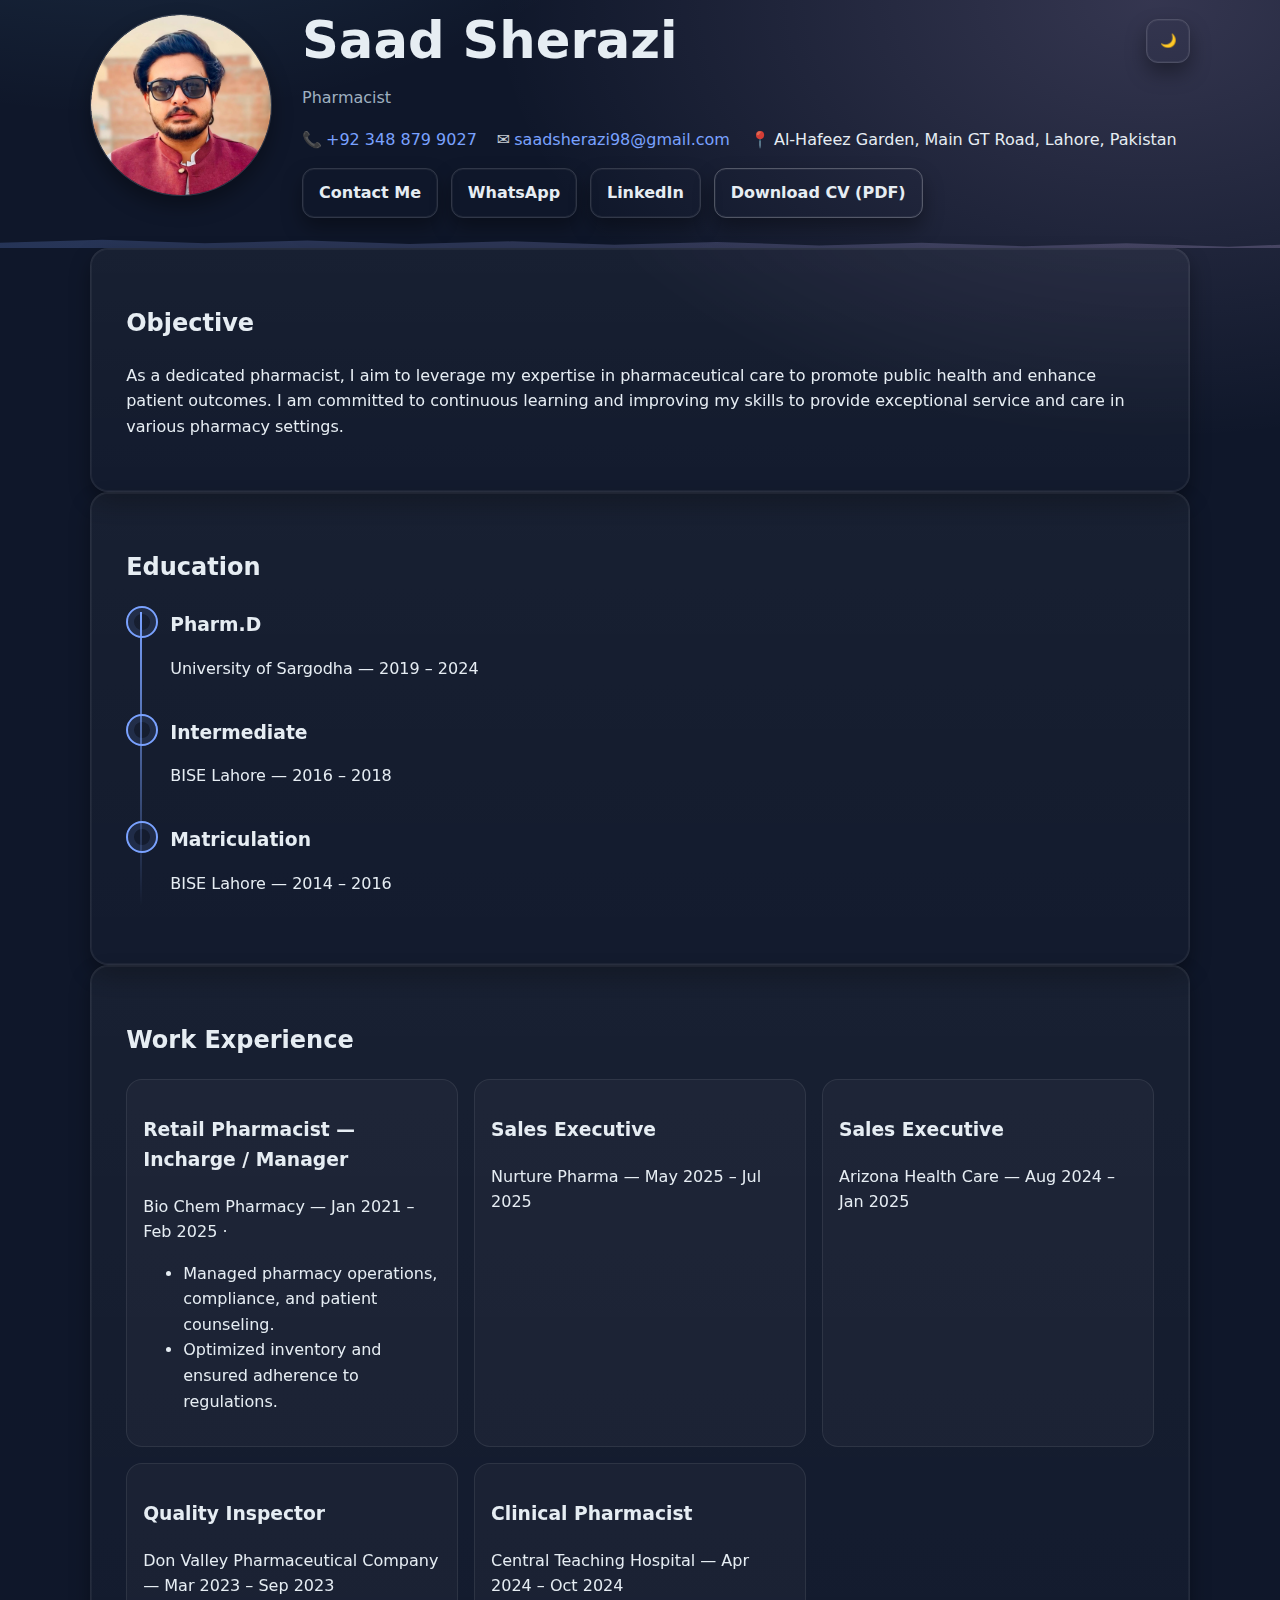
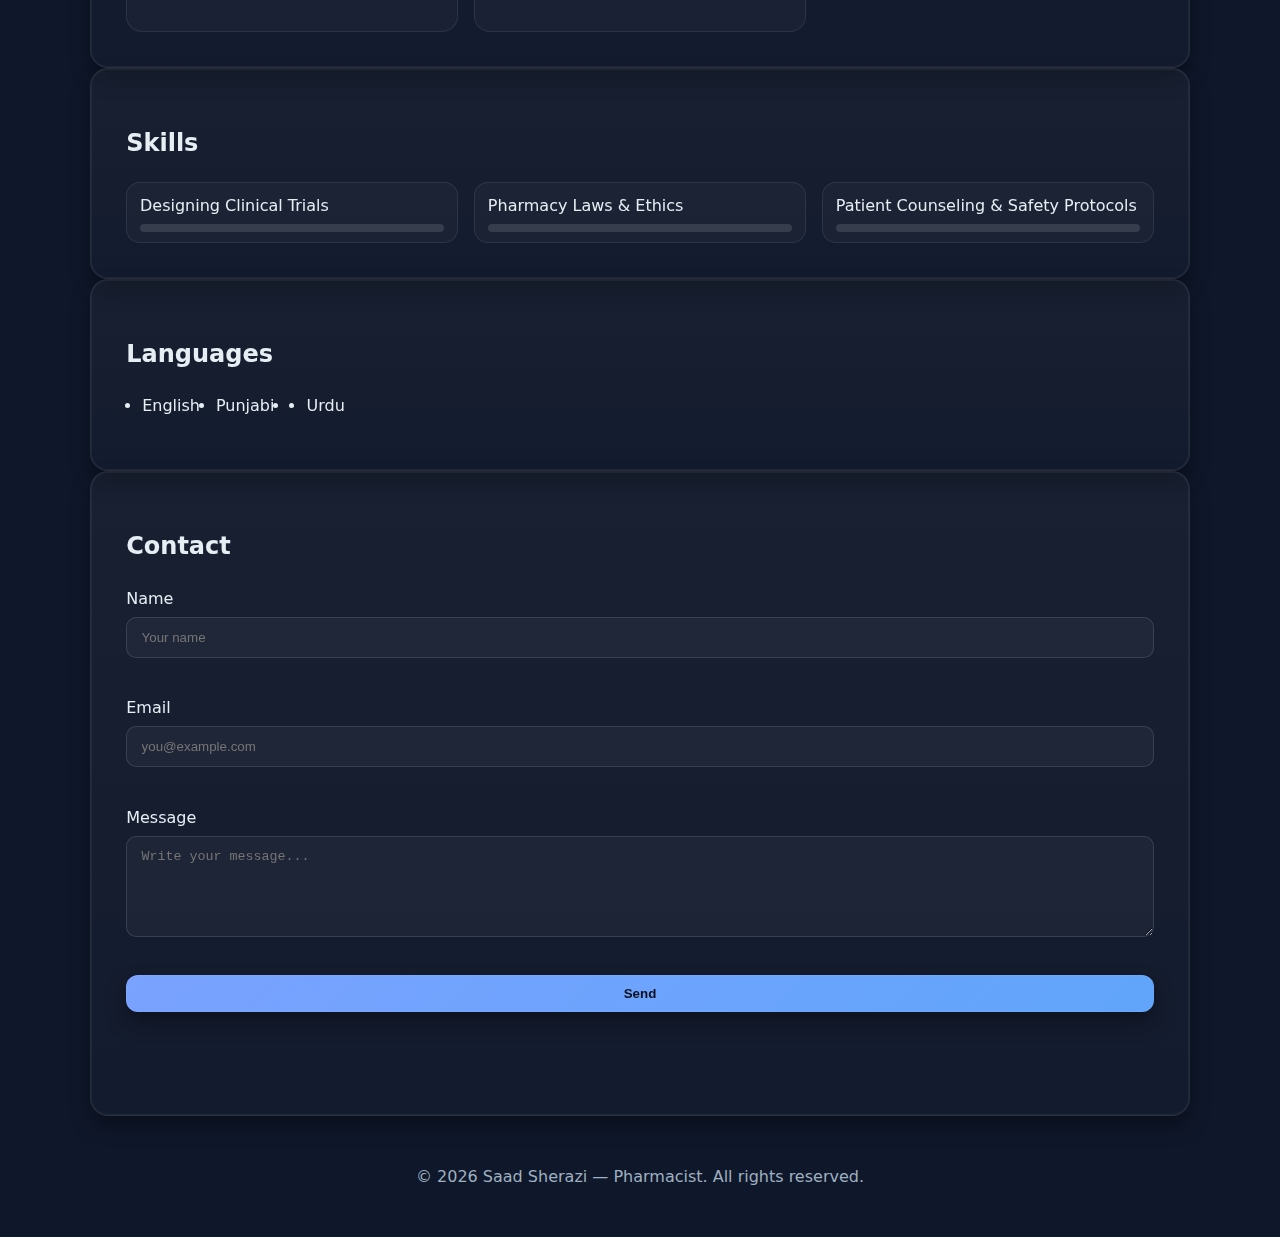
<file: index.html>
<!DOCTYPE html>
<html lang="en" data-theme="dark">
<head>
  <meta charset="utf-8" />
  <meta name="viewport" content="width=device-width, initial-scale=1" />
  <title>Saad Sherazi — Pharmacist | Portfolio CV</title>
  <meta name="description" content="Modern portfolio CV for Saad Sherazi, Pharmacist. Education, experience, skills, and contact." />
  <link rel="stylesheet" href="styles.css" />
</head>
<body>
  <a class="skip-link" href="#main">Skip to content</a>

  <header class="site-header">
    <div class="container header-grid">
      <div class="avatar-wrap">
        <img src="assets/profile.png" alt="Profile picture of Saad Sherazi" class="avatar"/>
      </div>
      <div class="headline">
        <div class="top-row">
          <h1 class="name">Saad <span class="accent">Sherazi</span></h1>
          <button id="themeToggle" class="btn icon" aria-label="Toggle theme" title="Toggle theme">🌙</button>
        </div>
        <p class="role">Pharmacist</p>
        <ul class="contact-list">
          <li><span class="icon">📞</span><a href="tel:+923488799027">+92 348 879 9027</a></li>
          <li><span class="icon">✉</span><a href="mailto:saadsherazi98@gmail.com">saadsherazi98@gmail.com</a></li>
          <li><span class="icon">📍</span>Al-Hafeez Garden, Main GT Road, Lahore, Pakistan</li>
        </ul>
        <div class="cta-row">
         
          <a href="#contact" class="btn ghost">Contact Me</a>
          <a class="btn ghost" href="https://wa.me/923488799027?text=Hi%20Saad%2C%20I%27d%20like%20to%20connect%20about%20your%20portfolio." target="_blank" rel="noopener">WhatsApp</a>
          <a class="btn ghost" href="https://www.linkedin.com/in/saad-malik-867871242?utm_source=share&utm_campaign=share_via&utm_content=profile&utm_medium=android_app" target="_blank" rel="noopener">LinkedIn</a>
          <a class="btn outline" href="assets/Saad%20Cv.pdf" target="_blank" rel="noopener">Download CV (PDF)</a>
        </div>
      </div>
    </div>
    <div class="wave"></div>
  </header>

  <main id="main" class="container">
    <section id="about" class="card section">
      <h2 class="section-title">Objective</h2>
      <p>
        As a dedicated pharmacist, I aim to leverage my expertise in pharmaceutical care to promote public health and enhance patient outcomes.
        I am committed to continuous learning and improving my skills to provide exceptional service and care in various pharmacy settings.
      </p>
    </section>

    <section id="education" class="card section">
      <h2 class="section-title">Education</h2>
      <ol class="timeline">
        <li class="timeline-item">
          <div class="timeline-point"></div>
          <div class="timeline-content">
            <h3>Pharm.D</h3>
            <p class="meta">University of Sargodha — 2019 – 2024</p>
          </div>
        </li>
        <li class="timeline-item">
          <div class="timeline-point"></div>
          <div class="timeline-content">
            <h3>Intermediate</h3>
            <p class="meta">BISE Lahore — 2016 – 2018</p>
          </div>
        </li>
        <li class="timeline-item">
          <div class="timeline-point"></div>
          <div class="timeline-content">
            <h3>Matriculation</h3>
            <p class="meta">BISE Lahore — 2014 – 2016</p>
          </div>
        </li>
      </ol>
    </section>

    <section id="experience" class="card section">
      <h2 class="section-title">Work Experience</h2>
      <div class="exp-grid">
        <article class="exp-card">
          <h3>Retail Pharmacist — Incharge / Manager</h3>
          <p class="meta">Bio Chem Pharmacy — Jan 2021 – Feb 2025 ·</p>
          <ul>
            <li>Managed pharmacy operations, compliance, and patient counseling.</li>
            <li>Optimized inventory and ensured adherence to regulations.</li>
          </ul>
        </article>
        <article class="exp-card">
          <h3>Sales Executive</h3>
          <p class="meta">Nurture Pharma — May 2025 – Jul 2025</p>
        </article>
        <article class="exp-card">
          <h3>Sales Executive</h3>
          <p class="meta">Arizona Health Care — Aug 2024 – Jan 2025</p>
        </article>
        <article class="exp-card">
          <h3>Quality Inspector</h3>
          <p class="meta">Don Valley Pharmaceutical Company — Mar 2023 – Sep 2023</p>
        </article>
        <article class="exp-card">
          <h3>Clinical Pharmacist</h3>
          <p class="meta">Central Teaching Hospital — Apr 2024 – Oct 2024</p>
        </article>
      </div>
    </section>

    <section id="skills" class="card section">
      <h2 class="section-title">Skills</h2>
      <div class="skills-grid">
        <div class="skill">
          <span>Designing Clinical Trials</span>
          <div class="bar" data-level="90"></div>
        </div>
        <div class="skill">
          <span>Pharmacy Laws & Ethics</span>
          <div class="bar" data-level="85"></div>
        </div>
        <div class="skill">
          <span>Patient Counseling & Safety Protocols</span>
          <div class="bar" data-level="88"></div>
        </div>
      </div>
    </section>

    <section id="languages" class="card section">
      <h2 class="section-title">Languages</h2>
      <ul class="langs">
        <li>English</li>
        <li>Punjabi<li>
        <li>Urdu</li>
      </ul>
    </section>

    <section id="contact" class="card section">
      <h2 class="section-title">Contact</h2>
      <form id="contactForm" class="contact-form" novalidate>
        <div class="form-row">
          <label for="name">Name</label>
          <input id="name" name="name" type="text" placeholder="Your name" required />
          <small class="error" data-for="name"></small>
        </div>
        <div class="form-row">
          <label for="email">Email</label>
          <input id="email" name="email" type="email" placeholder="you@example.com" required />
          <small class="error" data-for="email"></small>
        </div>
        <div class="form-row">
          <label for="message">Message</label>
          <textarea id="message" name="message" rows="5" placeholder="Write your message..." required></textarea>
          <small class="error" data-for="message"></small>
        </div>
        <button class="btn primary" type="submit">Send</button>
        <p id="status" role="status" aria-live="polite" class="sr-status"></p>
      </form>
    </section>
  </main>

  <footer class="site-footer">
    <div class="container">
      <p>© <span id="year"></span> Saad Sherazi — Pharmacist. All rights reserved.</p>
    </div>
  </footer>

  <button class="to-top" aria-label="Scroll to top">↑</button>

  <script src="script.js"></script>
</body>
</html>
</file>
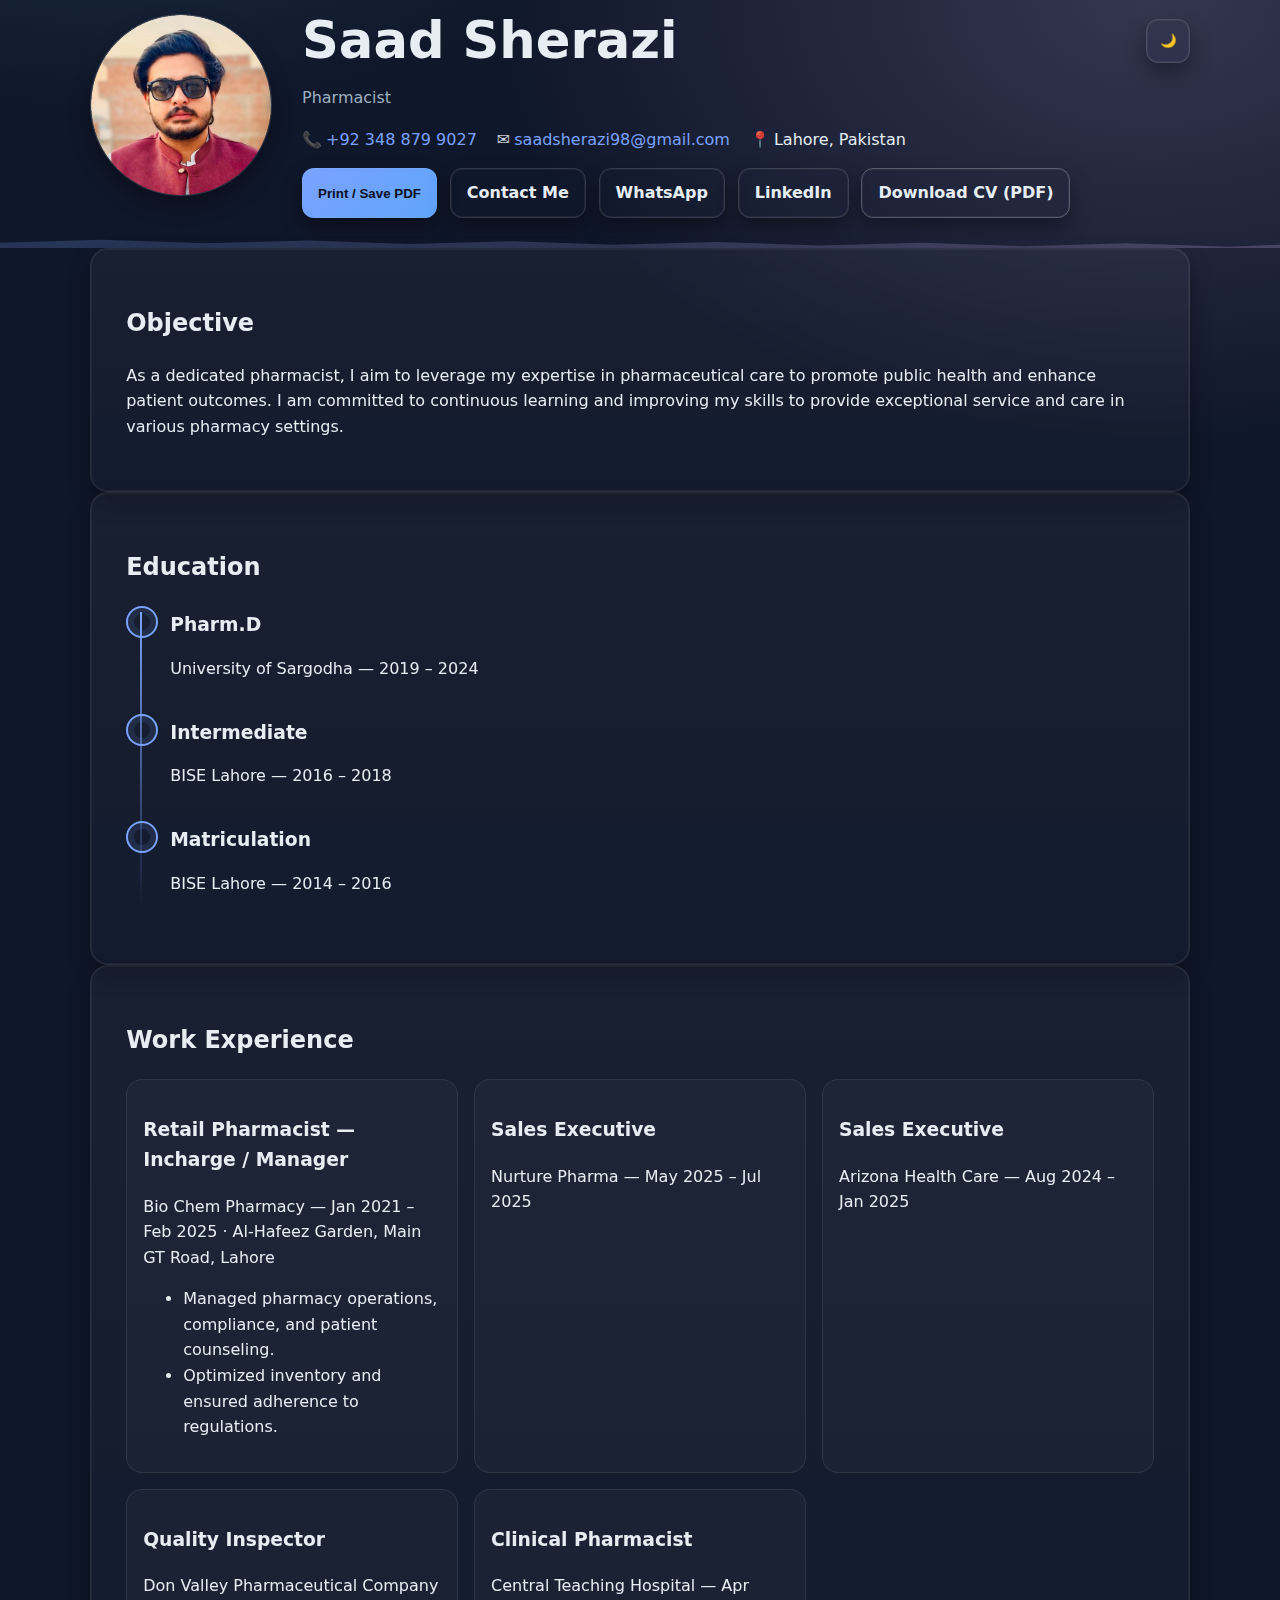
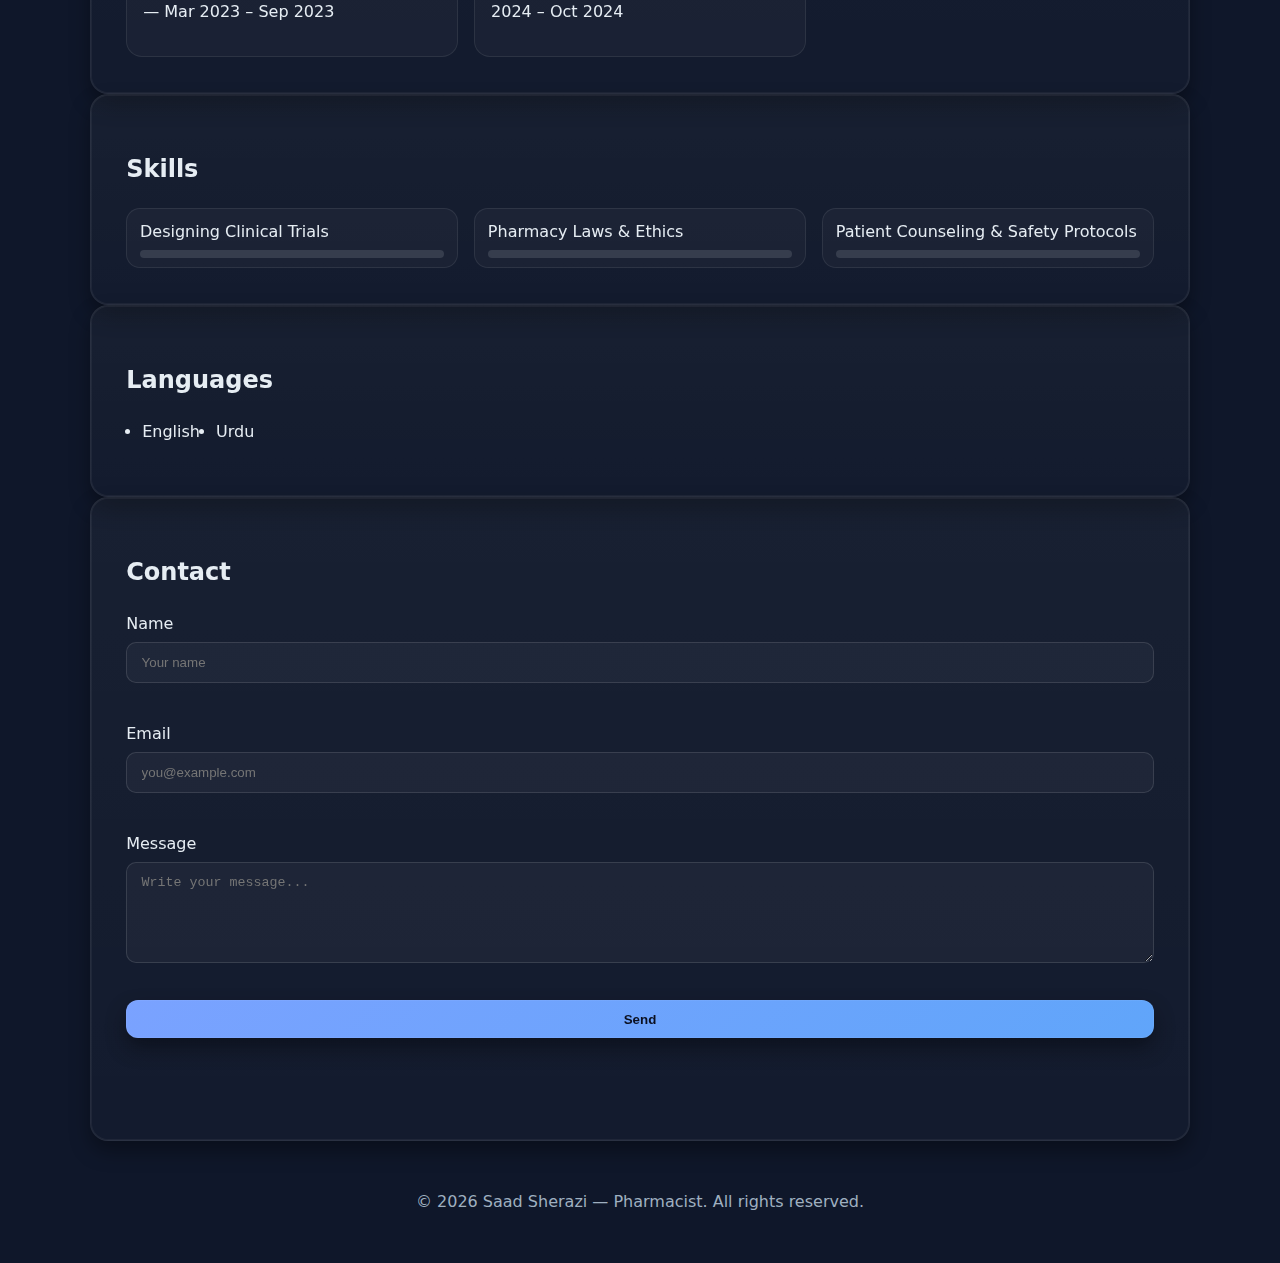
<file: saad-portfolio-final/index.html>
<!DOCTYPE html>
<html lang="en" data-theme="dark">
<head>
  <meta charset="utf-8" />
  <meta name="viewport" content="width=device-width, initial-scale=1" />
  <title>Saad Sherazi — Pharmacist | Portfolio CV</title>
  <meta name="description" content="Modern portfolio CV for Saad Sherazi, Pharmacist. Education, experience, skills, and contact." />
  <link rel="stylesheet" href="styles.css" />
</head>
<body>
  <a class="skip-link" href="#main">Skip to content</a>

  <header class="site-header">
    <div class="container header-grid">
      <div class="avatar-wrap">
        <img src="assets/profile.png" alt="Profile picture of Saad Sherazi" class="avatar"/>
      </div>
      <div class="headline">
        <div class="top-row">
          <h1 class="name">Saad <span class="accent">Sherazi</span></h1>
          <button id="themeToggle" class="btn icon" aria-label="Toggle theme" title="Toggle theme">🌙</button>
        </div>
        <p class="role">Pharmacist</p>
        <ul class="contact-list">
          <li><span class="icon">📞</span><a href="tel:+923488799027">+92 348 879 9027</a></li>
          <li><span class="icon">✉</span><a href="mailto:saadsherazi98@gmail.com">saadsherazi98@gmail.com</a></li>
          <li><span class="icon">📍</span>Lahore, Pakistan</li>
        </ul>
        <div class="cta-row">
          <button id="printBtn" class="btn primary">Print / Save PDF</button>
          <a href="#contact" class="btn ghost">Contact Me</a>
          <a class="btn ghost" href="https://wa.me/923488799027?text=Hi%20Saad%2C%20I%27d%20like%20to%20connect%20about%20your%20portfolio." target="_blank" rel="noopener">WhatsApp</a>
          <a class="btn ghost" href="https://www.linkedin.com/in/saad-malik-867871242?utm_source=share&utm_campaign=share_via&utm_content=profile&utm_medium=android_app" target="_blank" rel="noopener">LinkedIn</a>
          <a class="btn outline" href="assets/Saad%20Cv.pdf" target="_blank" rel="noopener">Download CV (PDF)</a>
        </div>
      </div>
    </div>
    <div class="wave"></div>
  </header>

  <main id="main" class="container">
    <section id="about" class="card section">
      <h2 class="section-title">Objective</h2>
      <p>
        As a dedicated pharmacist, I aim to leverage my expertise in pharmaceutical care to promote public health and enhance patient outcomes.
        I am committed to continuous learning and improving my skills to provide exceptional service and care in various pharmacy settings.
      </p>
    </section>

    <section id="education" class="card section">
      <h2 class="section-title">Education</h2>
      <ol class="timeline">
        <li class="timeline-item">
          <div class="timeline-point"></div>
          <div class="timeline-content">
            <h3>Pharm.D</h3>
            <p class="meta">University of Sargodha — 2019 – 2024</p>
          </div>
        </li>
        <li class="timeline-item">
          <div class="timeline-point"></div>
          <div class="timeline-content">
            <h3>Intermediate</h3>
            <p class="meta">BISE Lahore — 2016 – 2018</p>
          </div>
        </li>
        <li class="timeline-item">
          <div class="timeline-point"></div>
          <div class="timeline-content">
            <h3>Matriculation</h3>
            <p class="meta">BISE Lahore — 2014 – 2016</p>
          </div>
        </li>
      </ol>
    </section>

    <section id="experience" class="card section">
      <h2 class="section-title">Work Experience</h2>
      <div class="exp-grid">
        <article class="exp-card">
          <h3>Retail Pharmacist — Incharge / Manager</h3>
          <p class="meta">Bio Chem Pharmacy — Jan 2021 – Feb 2025 · Al-Hafeez Garden, Main GT Road, Lahore</p>
          <ul>
            <li>Managed pharmacy operations, compliance, and patient counseling.</li>
            <li>Optimized inventory and ensured adherence to regulations.</li>
          </ul>
        </article>
        <article class="exp-card">
          <h3>Sales Executive</h3>
          <p class="meta">Nurture Pharma — May 2025 – Jul 2025</p>
        </article>
        <article class="exp-card">
          <h3>Sales Executive</h3>
          <p class="meta">Arizona Health Care — Aug 2024 – Jan 2025</p>
        </article>
        <article class="exp-card">
          <h3>Quality Inspector</h3>
          <p class="meta">Don Valley Pharmaceutical Company — Mar 2023 – Sep 2023</p>
        </article>
        <article class="exp-card">
          <h3>Clinical Pharmacist</h3>
          <p class="meta">Central Teaching Hospital — Apr 2024 – Oct 2024</p>
        </article>
      </div>
    </section>

    <section id="skills" class="card section">
      <h2 class="section-title">Skills</h2>
      <div class="skills-grid">
        <div class="skill">
          <span>Designing Clinical Trials</span>
          <div class="bar" data-level="90"></div>
        </div>
        <div class="skill">
          <span>Pharmacy Laws & Ethics</span>
          <div class="bar" data-level="85"></div>
        </div>
        <div class="skill">
          <span>Patient Counseling & Safety Protocols</span>
          <div class="bar" data-level="88"></div>
        </div>
      </div>
    </section>

    <section id="languages" class="card section">
      <h2 class="section-title">Languages</h2>
      <ul class="langs">
        <li>English</li>
        <li>Urdu</li>
      </ul>
    </section>

    <section id="contact" class="card section">
      <h2 class="section-title">Contact</h2>
      <form id="contactForm" class="contact-form" novalidate>
        <div class="form-row">
          <label for="name">Name</label>
          <input id="name" name="name" type="text" placeholder="Your name" required />
          <small class="error" data-for="name"></small>
        </div>
        <div class="form-row">
          <label for="email">Email</label>
          <input id="email" name="email" type="email" placeholder="you@example.com" required />
          <small class="error" data-for="email"></small>
        </div>
        <div class="form-row">
          <label for="message">Message</label>
          <textarea id="message" name="message" rows="5" placeholder="Write your message..." required></textarea>
          <small class="error" data-for="message"></small>
        </div>
        <button class="btn primary" type="submit">Send</button>
        <p id="status" role="status" aria-live="polite" class="sr-status"></p>
      </form>
    </section>
  </main>

  <footer class="site-footer">
    <div class="container">
      <p>© <span id="year"></span> Saad Sherazi — Pharmacist. All rights reserved.</p>
    </div>
  </footer>

  <button class="to-top" aria-label="Scroll to top">↑</button>

  <script src="script.js"></script>
</body>
</html>
</file>
<file: styles.css>
/* condensed note: full design with theme toggle animation is embedded */
:root{
  --bg:#0f172a;--surface:#0b1220;--text:#e6edf3;--muted:#9fb0c0;--accent:#7aa2ff;--accent-2:#e0c3fc;--ring: rgba(122,162,255,.5);
  --shadow: 0 10px 20px rgba(0,0,0,.35), 0 0 0 1px rgba(255,255,255,.05) inset;
}
html[data-theme="light"]{
  --bg:#f6f8fc;--surface:#ffffff;--text:#0b1220;--muted:#4b5563;--accent:#2f6dff;--accent-2:#7c3aed;--ring: rgba(47,109,255,.35);
  --shadow: 0 10px 20px rgba(0,0,0,.08), 0 0 0 1px rgba(0,0,0,.05) inset;
}
html.theme-anim, html.theme-anim *{transition: background-color .45s ease, color .45s ease, border-color .45s ease, box-shadow .45s ease}
body{margin:0;font-family:system-ui,-apple-system,Segoe UI,Roboto,Ubuntu,Cantarell,Arial,sans-serif;line-height:1.6;background:var(--bg);color:var(--text);
background:
    radial-gradient(1200px 800px at 10% -10%, rgba(126,210,255,.18), transparent 50%),
    radial-gradient(1200px 800px at 90% 0%, rgba(224,195,252,.18), transparent 55%),
    var(--bg);}
a{color:var(--accent);text-decoration:none}a:hover{text-decoration:underline}
.container{width:min(1100px,92%);margin-inline:auto}
.section{padding:2.2rem}
.card{background:linear-gradient(180deg,rgba(255,255,255,.04),rgba(255,255,255,.02));border:1px solid rgba(255,255,255,.08);border-radius:18px;box-shadow:var(--shadow);backdrop-filter:blur(8px)}
html[data-theme="light"] .card{background: linear-gradient(180deg, rgba(0,0,0,.02), rgba(0,0,0,.01));border-color: rgba(0,0,0,.06)}
.header-grid{display:grid;grid-template-columns:180px 1fr;gap:2rem;align-items:center}
.avatar{width:180px;height:180px;object-fit:cover;border-radius:50%;border:1px solid rgba(255,255,255,.15);box-shadow:var(--shadow)}
.name{font-size:clamp(2.2rem,2vw + 1.6rem,3.2rem);margin:0}
.role{margin:.2rem 0 1rem;color:var(--muted);font-weight:500}
.top-row{display:flex;align-items:center;justify-content:space-between;gap:1rem}
.contact-list{list-style:none;padding:0;margin:0;display:flex;gap:1.25rem;flex-wrap:wrap}.contact-list .icon{opacity:.85;margin-right:.25rem}
.cta-row{display:flex;gap:.8rem;flex-wrap:wrap;margin-top:1rem}
.btn{border:1px solid rgba(255,255,255,.14);border-radius:12px;padding:.7rem 1rem;cursor:pointer;font-weight:600;transition:.25s;box-shadow:var(--shadow);background:transparent;color:var(--text)}
.btn.primary{background:linear-gradient(135deg,var(--accent),#60a5fa);color:#0b1020;border:none}.btn.ghost{background:transparent}
.btn.outline{background:transparent;border:1px solid rgba(255,255,255,.25)}html[data-theme="light"] .btn.outline{border-color:rgba(0,0,0,.15)}
.btn:hover{transform:translateY(-1px);box-shadow:0 15px 30px rgba(0,0,0,.25),0 0 0 1px rgba(255,255,255,.08) inset}
.btn.icon{width:44px;height:44px;display:inline-grid;place-items:center;padding:0}
.wave{height:14px;margin-top:1rem;background:linear-gradient(90deg,rgba(122,162,255,.6),rgba(224,195,252,.6));opacity:.35;clip-path:polygon(0 60%,8% 40%,16% 65%,24% 45%,32% 70%,40% 50%,48% 75%,56% 55%,64% 80%,72% 60%,80% 85%,88% 65%,96% 90%,100% 75%,100% 100%,0 100%)}
.timeline{list-style:none;margin:0;padding-left:0;position:relative}
.timeline:before{content:"";position:absolute;left:14px;top:.4rem;bottom:.4rem;width:2px;background:linear-gradient(var(--accent),transparent)}
.timeline-item{display:grid;grid-template-columns:28px 1fr;gap:1rem;margin:0 0 1rem}
.timeline-point{width:28px;height:28px;border-radius:50%;border:2px solid var(--accent);box-shadow:0 0 0 6px rgba(122,162,255,.12) inset}
.timeline-content h3{margin:.25rem 0 .2rem}
.exp-grid{display:grid;grid-template-columns:repeat(auto-fit,minmax(260px,1fr));gap:1rem}
.exp-card{border:1px solid rgba(255,255,255,.08);border-radius:16px;padding:1rem;background:rgba(255,255,255,.03)}
html[data-theme="light"] .exp-card{background:rgba(0,0,0,.02);border-color:rgba(0,0,0,.06)}
.skills-grid{display:grid;grid-template-columns:repeat(auto-fit,minmax(260px,1fr));gap:1rem}
.skill{padding:.6rem .8rem;border:1px solid rgba(255,255,255,.08);border-radius:14px;background:rgba(255,255,255,.03)}
html[data-theme="light"] .skill{background:rgba(0,0,0,.02);border-color:rgba(0,0,0,.06)}
.skill span{display:block;margin-bottom:.35rem}
.bar{height:8px;background:rgba(255,255,255,.12);border-radius:999px;position:relative;overflow:hidden}
.bar::after{content:"";position:absolute;inset:0;transform-origin:left center;transform:scaleX(0);background:linear-gradient(90deg,var(--accent),#60a5fa);box-shadow:0 0 18px rgba(122,162,255,.55)}
.langs{display:flex;gap:1rem;flex-wrap:wrap;padding-left:1rem}
.contact-form{display:grid;grid-template-columns:1fr;gap:1rem}.form-row{display:flex;flex-direction:column;gap:.35rem}
input,textarea{background:rgba(255,255,255,.04);border:1px solid rgba(255,255,255,.12);color:var(--text);border-radius:10px;padding:.75rem .9rem;outline:none}
html[data-theme="light"] input, html[data-theme="light"] textarea{background:rgba(0,0,0,.02);border-color:rgba(0,0,0,.12);color:var(--text)}
input:focus,textarea:focus{box-shadow:0 0 0 4px var(--ring)}
.error{color:#f43f5e;min-height:1.2em}.sr-status{min-height:1.2em}
.site-footer{padding:2rem 0;color:var(--muted);text-align:center}
.to-top{position:fixed;right:18px;bottom:18px;border-radius:999px;border:1px solid rgba(255,255,255,.15);background:#0d1222;color:var(--text);padding:.8rem 1rem;cursor:pointer;opacity:0;transform:translateY(12px);transition:.25s;box-shadow:var(--shadow)}
.to-top.show{opacity:1;transform:translateY(0)}
.skip-link{position:absolute;left:-10000px;top:auto;width:1px;height:1px;overflow:hidden}
.skip-link:focus{left:1rem;top:1rem;width:auto;height:auto;background:#111827;padding:.5rem 1rem;border-radius:8px;border:1px solid rgba(255,255,255,.2);color:#fff}
@media print{body{background:#fff;color:#111}.site-header,.to-top{display:none}.card{box-shadow:none;border:1px solid #ccc}a{color:#000;text-decoration:none}}
@media (max-width:720px){.header-grid{grid-template-columns:1fr;justify-items:center;text-align:center}.top-row{justify-content:center}.contact-list{justify-content:center}.cta-row{justify-content:center}.avatar{width:160px;height:160px}}
</file>
<file: saad-portfolio-final/styles.css>
/* condensed note: full design with theme toggle animation is embedded */
:root{
  --bg:#0f172a;--surface:#0b1220;--text:#e6edf3;--muted:#9fb0c0;--accent:#7aa2ff;--accent-2:#e0c3fc;--ring: rgba(122,162,255,.5);
  --shadow: 0 10px 20px rgba(0,0,0,.35), 0 0 0 1px rgba(255,255,255,.05) inset;
}
html[data-theme="light"]{
  --bg:#f6f8fc;--surface:#ffffff;--text:#0b1220;--muted:#4b5563;--accent:#2f6dff;--accent-2:#7c3aed;--ring: rgba(47,109,255,.35);
  --shadow: 0 10px 20px rgba(0,0,0,.08), 0 0 0 1px rgba(0,0,0,.05) inset;
}
html.theme-anim, html.theme-anim *{transition: background-color .45s ease, color .45s ease, border-color .45s ease, box-shadow .45s ease}
body{margin:0;font-family:system-ui,-apple-system,Segoe UI,Roboto,Ubuntu,Cantarell,Arial,sans-serif;line-height:1.6;background:var(--bg);color:var(--text);
background:
    radial-gradient(1200px 800px at 10% -10%, rgba(126,210,255,.18), transparent 50%),
    radial-gradient(1200px 800px at 90% 0%, rgba(224,195,252,.18), transparent 55%),
    var(--bg);}
a{color:var(--accent);text-decoration:none}a:hover{text-decoration:underline}
.container{width:min(1100px,92%);margin-inline:auto}
.section{padding:2.2rem}
.card{background:linear-gradient(180deg,rgba(255,255,255,.04),rgba(255,255,255,.02));border:1px solid rgba(255,255,255,.08);border-radius:18px;box-shadow:var(--shadow);backdrop-filter:blur(8px)}
html[data-theme="light"] .card{background: linear-gradient(180deg, rgba(0,0,0,.02), rgba(0,0,0,.01));border-color: rgba(0,0,0,.06)}
.header-grid{display:grid;grid-template-columns:180px 1fr;gap:2rem;align-items:center}
.avatar{width:180px;height:180px;object-fit:cover;border-radius:50%;border:1px solid rgba(255,255,255,.15);box-shadow:var(--shadow)}
.name{font-size:clamp(2.2rem,2vw + 1.6rem,3.2rem);margin:0}
.role{margin:.2rem 0 1rem;color:var(--muted);font-weight:500}
.top-row{display:flex;align-items:center;justify-content:space-between;gap:1rem}
.contact-list{list-style:none;padding:0;margin:0;display:flex;gap:1.25rem;flex-wrap:wrap}.contact-list .icon{opacity:.85;margin-right:.25rem}
.cta-row{display:flex;gap:.8rem;flex-wrap:wrap;margin-top:1rem}
.btn{border:1px solid rgba(255,255,255,.14);border-radius:12px;padding:.7rem 1rem;cursor:pointer;font-weight:600;transition:.25s;box-shadow:var(--shadow);background:transparent;color:var(--text)}
.btn.primary{background:linear-gradient(135deg,var(--accent),#60a5fa);color:#0b1020;border:none}.btn.ghost{background:transparent}
.btn.outline{background:transparent;border:1px solid rgba(255,255,255,.25)}html[data-theme="light"] .btn.outline{border-color:rgba(0,0,0,.15)}
.btn:hover{transform:translateY(-1px);box-shadow:0 15px 30px rgba(0,0,0,.25),0 0 0 1px rgba(255,255,255,.08) inset}
.btn.icon{width:44px;height:44px;display:inline-grid;place-items:center;padding:0}
.wave{height:14px;margin-top:1rem;background:linear-gradient(90deg,rgba(122,162,255,.6),rgba(224,195,252,.6));opacity:.35;clip-path:polygon(0 60%,8% 40%,16% 65%,24% 45%,32% 70%,40% 50%,48% 75%,56% 55%,64% 80%,72% 60%,80% 85%,88% 65%,96% 90%,100% 75%,100% 100%,0 100%)}
.timeline{list-style:none;margin:0;padding-left:0;position:relative}
.timeline:before{content:"";position:absolute;left:14px;top:.4rem;bottom:.4rem;width:2px;background:linear-gradient(var(--accent),transparent)}
.timeline-item{display:grid;grid-template-columns:28px 1fr;gap:1rem;margin:0 0 1rem}
.timeline-point{width:28px;height:28px;border-radius:50%;border:2px solid var(--accent);box-shadow:0 0 0 6px rgba(122,162,255,.12) inset}
.timeline-content h3{margin:.25rem 0 .2rem}
.exp-grid{display:grid;grid-template-columns:repeat(auto-fit,minmax(260px,1fr));gap:1rem}
.exp-card{border:1px solid rgba(255,255,255,.08);border-radius:16px;padding:1rem;background:rgba(255,255,255,.03)}
html[data-theme="light"] .exp-card{background:rgba(0,0,0,.02);border-color:rgba(0,0,0,.06)}
.skills-grid{display:grid;grid-template-columns:repeat(auto-fit,minmax(260px,1fr));gap:1rem}
.skill{padding:.6rem .8rem;border:1px solid rgba(255,255,255,.08);border-radius:14px;background:rgba(255,255,255,.03)}
html[data-theme="light"] .skill{background:rgba(0,0,0,.02);border-color:rgba(0,0,0,.06)}
.skill span{display:block;margin-bottom:.35rem}
.bar{height:8px;background:rgba(255,255,255,.12);border-radius:999px;position:relative;overflow:hidden}
.bar::after{content:"";position:absolute;inset:0;transform-origin:left center;transform:scaleX(0);background:linear-gradient(90deg,var(--accent),#60a5fa);box-shadow:0 0 18px rgba(122,162,255,.55)}
.langs{display:flex;gap:1rem;flex-wrap:wrap;padding-left:1rem}
.contact-form{display:grid;grid-template-columns:1fr;gap:1rem}.form-row{display:flex;flex-direction:column;gap:.35rem}
input,textarea{background:rgba(255,255,255,.04);border:1px solid rgba(255,255,255,.12);color:var(--text);border-radius:10px;padding:.75rem .9rem;outline:none}
html[data-theme="light"] input, html[data-theme="light"] textarea{background:rgba(0,0,0,.02);border-color:rgba(0,0,0,.12);color:var(--text)}
input:focus,textarea:focus{box-shadow:0 0 0 4px var(--ring)}
.error{color:#f43f5e;min-height:1.2em}.sr-status{min-height:1.2em}
.site-footer{padding:2rem 0;color:var(--muted);text-align:center}
.to-top{position:fixed;right:18px;bottom:18px;border-radius:999px;border:1px solid rgba(255,255,255,.15);background:#0d1222;color:var(--text);padding:.8rem 1rem;cursor:pointer;opacity:0;transform:translateY(12px);transition:.25s;box-shadow:var(--shadow)}
.to-top.show{opacity:1;transform:translateY(0)}
.skip-link{position:absolute;left:-10000px;top:auto;width:1px;height:1px;overflow:hidden}
.skip-link:focus{left:1rem;top:1rem;width:auto;height:auto;background:#111827;padding:.5rem 1rem;border-radius:8px;border:1px solid rgba(255,255,255,.2);color:#fff}
@media print{body{background:#fff;color:#111}.site-header,.to-top{display:none}.card{box-shadow:none;border:1px solid #ccc}a{color:#000;text-decoration:none}}
@media (max-width:720px){.header-grid{grid-template-columns:1fr;justify-items:center;text-align:center}.top-row{justify-content:center}.contact-list{justify-content:center}.cta-row{justify-content:center}.avatar{width:160px;height:160px}}
</file>
